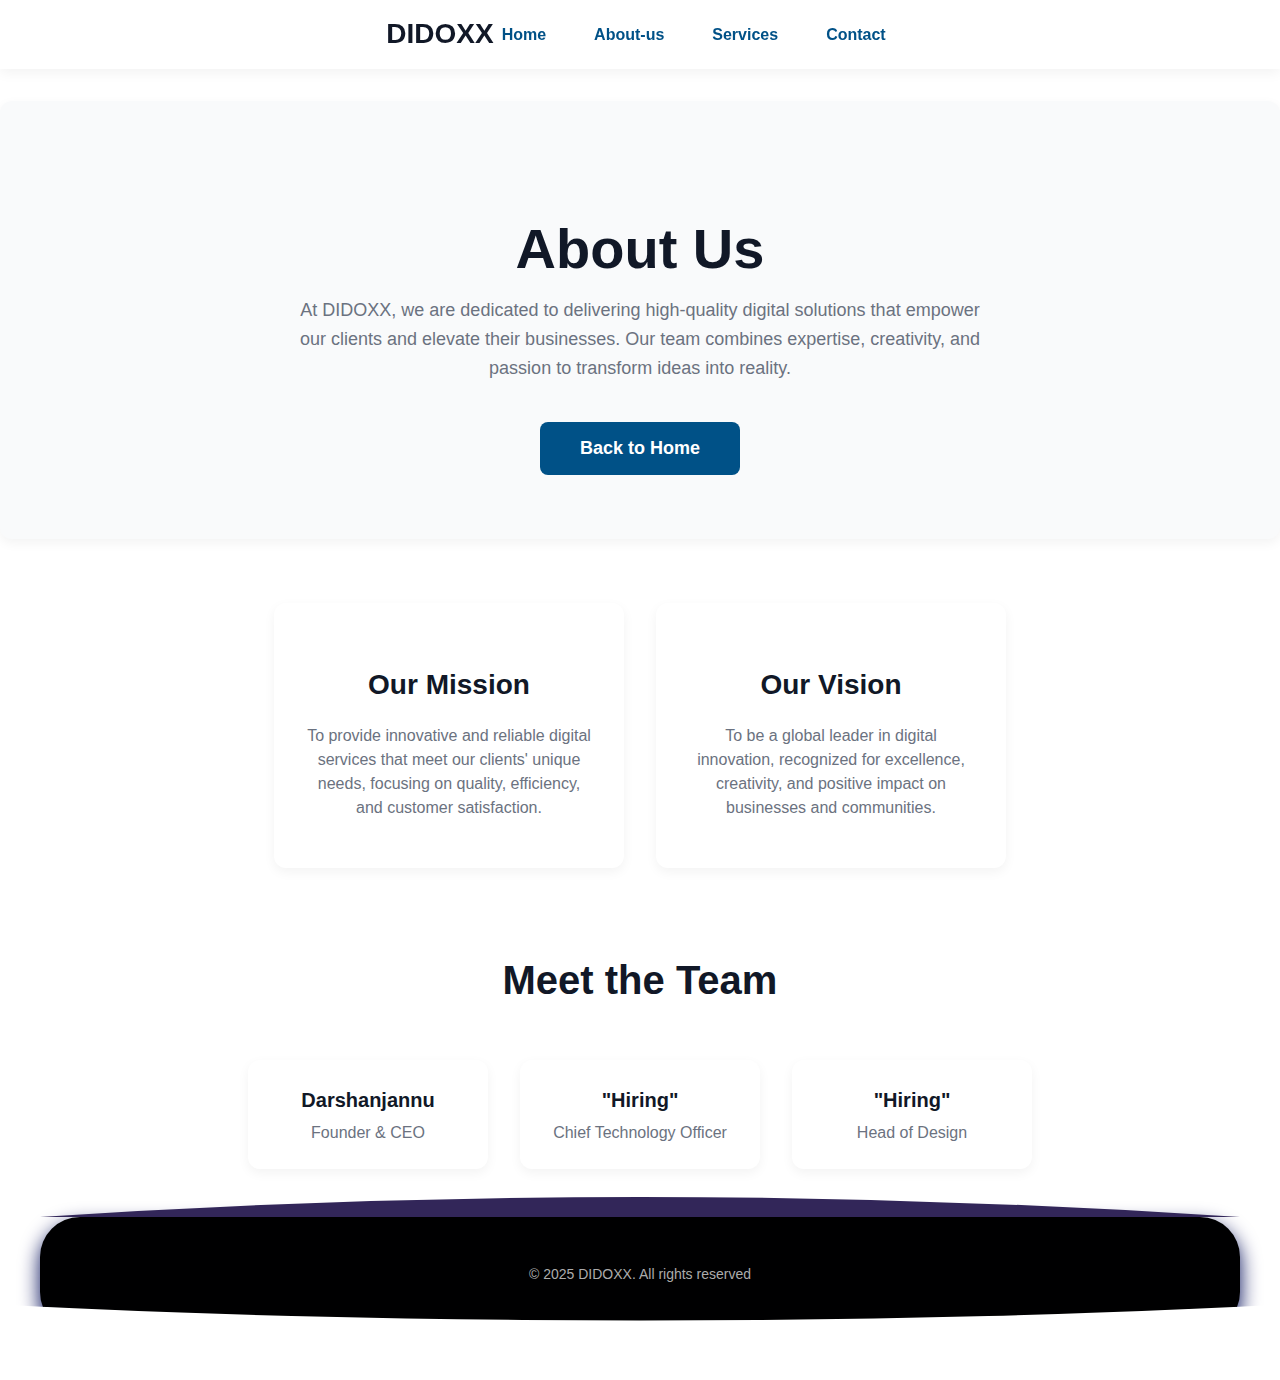
<file: About.html>
<!DOCTYPE html>
<html lang="en">
<head>
  <meta charset="UTF-8" />
  <meta name="viewport" content="width=device-width, initial-scale=1" />
  <title>About Us - DIDOXX</title>
  <style>
    /* CSS variables for colors and fonts */
    :root {
      --color-bg: #ffffff;
      --color-primary: #111827;
      --color-accent: #005187;
      --color-text: #6b7280;
      --color-heading: #111827;
      --border-radius: 0.75rem;
      --shadow-light: 0 4px 12px rgba(0,0,0,0.05);
      --font-heading: 'Poppins', 'Segoe UI', Tahoma, Geneva, Verdana, sans-serif;
      --font-body: 'Inter', 'Segoe UI', Tahoma, Geneva, Verdana, sans-serif;
    }

    /* Global reset and base */
    * {
      box-sizing: border-box;
    }

    body {
      margin: 0;
      font-family: var(--font-body);
      background-color: var(--color-bg);
      color: var(--color-text);
      line-height: 1.6;
      font-size: 18px;
      font-weight: 400;
      animation: fadeIn 1s ease-in-out; /* Fade-in animation for the body */
    }

    @keyframes fadeIn {
      from {
        opacity: 0;
      }
      to {
        opacity: 1;
      }
    }

    a {
      color: var(--color-accent);
      text-decoration: none;
      font-weight: 600;
      transition: color 0.3s ease;
    }
    a:hover,
    a:focus {
      color: #10375c;
      outline: none;
    }

    /* Container max width */
    .container {
      max-width: 1200px;
      margin: 0 auto;
      padding: 0 1rem;
    }

    /* Sticky header */
    header {
      position: sticky;
      top: 0;
      background: var(--color-bg);
      box-shadow: var(--shadow-light);
      padding: 0.75rem 1rem;
      display: flex;
      justify-content: space-between;
      align-items: center;
      z-index: 1000;
    }
    .logo {
      font-family: var(--font-heading);
      font-weight: 700;
      font-size: 1.75rem;
      color: var(--color-primary);
      user-select: none;
    }

    nav ul {
      list-style: none;
      margin: 0;
      padding: 0;
      display: flex;
      gap: 2rem;
    }
    nav li a {
      font-weight: 600;
      color: var(--color-accent);
      font-size: 1rem;
      padding: 0.25rem 0.5rem;
      border-radius: 0.375rem;
      transition: background-color 0.3s ease, color 0.3s ease;
    }
    nav li a:hover,
    nav li a:focus {
      background-color: var(--color-accent);
      color: #fff;
      outline: none;
    }

    /* Hero Section */
    .hero {
      background-color: #f9fafb;
      border-radius: var(--border-radius);
      box-shadow: var(--shadow-light);
      padding: 5rem 2rem 4rem;
      text-align: center;
      margin: 2rem 0 4rem;
    }
    .hero h1 {
      font-family: var(--font-heading);
      font-weight: 800;
      font-size: 3.5rem;
      color: var(--color-heading);
      margin-bottom: 1rem;
      line-height: 1.1;
    }
    .hero p {
      font-size: 1.125rem;
      color: var(--color-text);
      max-width: 700px;
      margin: 0 auto 2.5rem;
    }
    .hero .btn-primary {
      background-color: var(--color-accent);
      color: white;
      font-weight: 700;
      font-size: 1.125rem;
      padding: 0.75rem 2.5rem;
      border: none;
      border-radius: 0.5rem;
      cursor: pointer;
      transition: background-color 0.3s ease;
      text-decoration: none;
      display: inline-block;
    }
    .hero .btn-primary:hover,
    .hero .btn-primary:focus {
      background-color: #10375c;
      outline: none;
    }

    /* About Sections */
    section.about-section {
      margin-bottom: 5rem;
    }

    .cards {
      display: flex;
      flex-wrap: wrap;
      gap: 2rem;
      justify-content: center;
    }
    .card {
      background: var(--color-bg);
      box-shadow: var(--shadow-light);
      border-radius: var(--border-radius);
      padding: 2rem;
      flex: 1 1 320px;
      max-width: 350px;
      text-align: center;
      transition: box-shadow 0.3s ease;
    }
    .card:hover,
    .card:focus-within {
      box-shadow: 0 8px 24px rgba(0,0,0,0.12);
      outline: none;
    }
    .card h3 {
      font-family: var(--font-heading);
      font-size: 1.75rem;
      font-weight: 700;
      margin-bottom: 1rem;
      color: var(--color-primary);
    }
    .card p {
      font-size: 1rem;
      color: var(--color-text);
      line-height: 1.5;
    }

    /* Team Section */
    .team {
      text-align: center;
      margin-bottom: 3rem;
    }
    .team h2 {
      font-family: var(--font-heading);
      font-size: 2.5rem;
      font-weight: 700;
      color: var(--color-primary);
      margin-bottom: 3rem;
    }
    .team-members {
      display: flex;
      flex-wrap: wrap;
      justify-content: center;
      gap: 2rem;
    }
    .member-card {
      background: var(--color-bg);
      box-shadow: var(--shadow-light);
      border-radius: var(--border-radius);
      width: 240px;
      padding: 1.5rem;
      text-align: center;
      transition: box-shadow 0.3s ease;
      cursor: default;
    }
    .member-card:hover,
    .member-card:focus-within {
      box-shadow: 0 8px 24px rgba(0,0,0,0.12);
      outline: none;
    }
    .member-name {
      font-weight: 700;
      font-size: 1.25rem;
      margin-top: 1rem;
      color: var(--color-primary);
    }
    .member-role {
      font-size: 1rem;
      color: var(--color-text);
      margin-top: 0.25rem;
    }

    /* Footer */
    footer {
      max-width: 1200px;
      margin: 3rem auto;
      padding: 2rem 1.5rem;
      background: #fff;
      color: #6b7280;
      border-radius: 0.75rem;
      box-shadow: 0 8px 20px rgba(0,0,0,0.05);
      clip-path: ellipse(100% 90% at 50% 0%);
      text-align: center;
      font-size: 0.875rem;
      user-select: none;
    }

    /* Responsive */
    @media (max-width: 768px) {
      .cards {
        flex-direction: column;
        align-items: center;
      }
      .team-members {
        flex-direction: column;
        align-items: center;
      }
      header {
        flex-direction: column;
        gap: 1rem;
      }
      nav ul {
        gap: 1rem;
        flex-wrap: wrap;
        justify-content: center;
      }
    }
  </style>
</head>
<body>
  <header role="banner">
    <div class="container" style="display:flex;justify-content:space-between;align-items:center;">
      <a href="index.html" class="logo" aria-label="DIDOXX Logo">
  DIDOXX
</a>

      <nav role="navigation" aria-label="Primary">
        <ul>
          <li><a href="index.html">Home</a></li>
          <li><a href="About.html" aria-current="page">About-us</a></li>
          <li><a href="#">Services</a></li>
          <li><a href="contact.html">Contact</a></li>
        </ul>
      </nav>
    </div>
  </header>

  <main>
    <section class="hero" aria-label="Page introduction">
      <h1>About Us</h1>
      <p>
        At DIDOXX, we are dedicated to delivering high-quality digital solutions that empower our clients and elevate their businesses. Our team combines expertise, creativity, and passion to transform ideas into reality.
      </p>
      <a href="index.html" class="btn-primary" role="button" aria-label="Return to homepage">Back to Home</a>
    </section>

    <section class="about-section container" aria-labelledby="mission-heading">
      <div class="cards">
        <article class="card" tabindex="0" aria-labelledby="mission-heading" aria-describedby="mission-desc">
          <h3 id="mission-heading">Our Mission</h3>
          <p id="mission-desc">
            To provide innovative and reliable digital services that meet our clients' unique needs, focusing on quality, efficiency, and customer satisfaction.
          </p>
        </article>

        <article class="card" tabindex="0" aria-labelledby="vision-heading" aria-describedby="vision-desc">
          <h3 id="vision-heading">Our Vision</h3>
          <p id="vision-desc">
            To be a global leader in digital innovation, recognized for excellence, creativity, and positive impact on businesses and communities.
          </p>
        </article>
      </div>
    </section>

    <section class="team container" aria-labelledby="team-heading">
      <h2 id="team-heading">Meet the Team</h2>
      <div class="team-members">
        <div class="member-card" tabindex="0">
          <strong class="member-name">Darshanjannu</strong>
          <div class="member-role">Founder & CEO</div>
        </div>
        <div class="member-card" tabindex="0">
          <strong class="member-name">"Hiring"</strong>
          <div class="member-role">Chief Technology Officer</div>
        </div>
        <div class="member-card" tabindex="0">
          <strong class="member-name">"Hiring"</strong>
          <div class="member-role">Head of Design</div>
        </div>
      </div>
    </section>
  </main>

  <footer style="
  max-width:1200px; 
  margin:3rem auto; 
  padding:2rem 0.1rem; 
  background:#000001; 
  color:#acacac; 
  border-radius:40px; 
  box-shadow:0 8px 20px #010b57; 
  text-align:center; 
  position:relative;
  overflow: visible;
">
  <p>&copy; 2025 DIDOXX. All rights reserved</p>
  <svg viewBox="0 0 200 40" preserveAspectRatio="none" 
       style="position:absolute; top:-40px; left:0; width:100%; height:40px; display:block;">
    <path fill="#322659" d="M0 40 Q100 0 200 40 Z"/>
  </svg>
</footer>

</body>
</html>
</file>
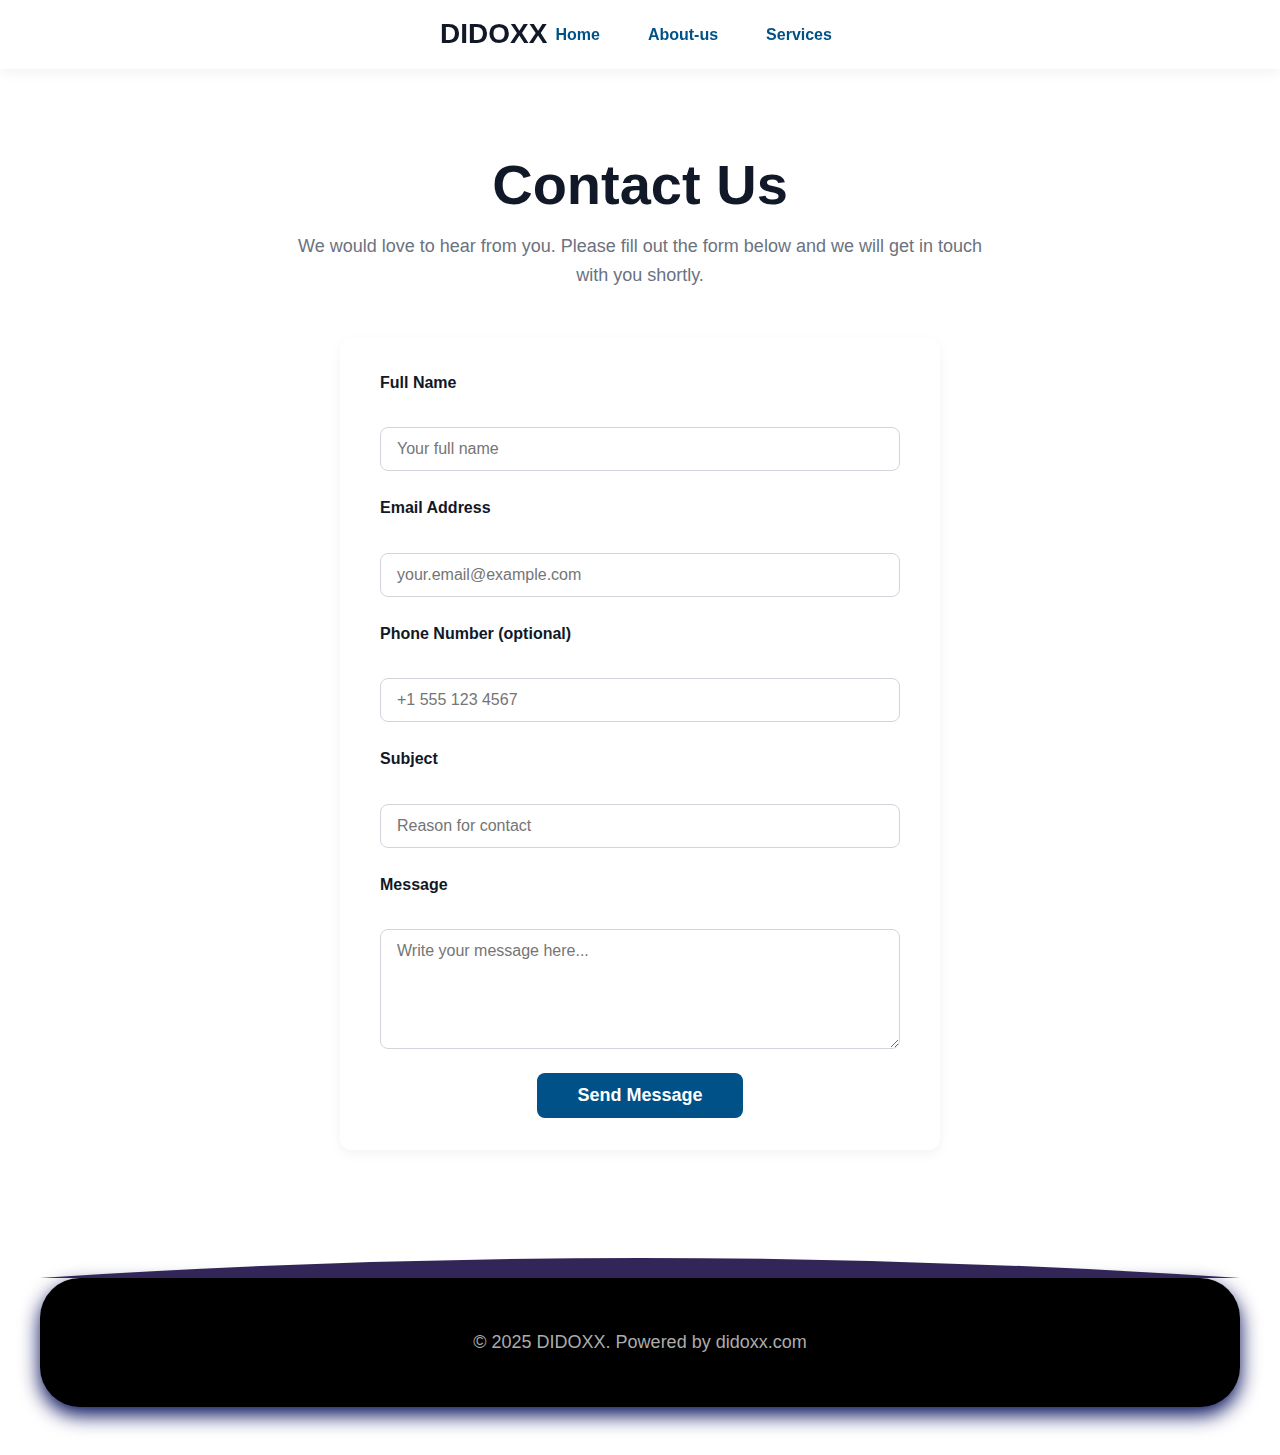
<file: contact.html>
<!DOCTYPE html>
<html lang="en">
<head>
  <meta charset="UTF-8" />
  <meta name="viewport" content="width=device-width, initial-scale=1" />
  <title>Contact Us - DIDOXX</title>
  <style>
    /* Inherit styles consistent with About.html */

    :root {
      --color-bg: #ffffff;
      --color-primary: #111827;
      --color-accent: #005187;
      --color-text: #6b7280;
      --color-heading: #111827;
      --border-radius: 0.75rem;
      --shadow-light: 0 4px 12px rgba(0,0,0,0.05);
      --font-heading: 'Poppins', 'Segoe UI', Tahoma, Geneva, Verdana, sans-serif;
      --font-body: 'Inter', 'Segoe UI', Tahoma, Geneva, Verdana, sans-serif;
    }

    * {
      box-sizing: border-box;
    }

    body {
      margin: 0;
      font-family: var(--font-body);
      background-color: var(--color-bg);
      color: var(--color-text);
      line-height: 1.6;
      font-size: 18px;
      font-weight: 400;
      animation: fadeIn 1s ease-in-out; /* Fade-in animation for the body */
    }

    @keyframes fadeIn {
      from {
        opacity: 0;
      }
      to {
        opacity: 1;
      }
    }

    a {
      color: var(--color-accent);
      text-decoration: none;
      font-weight: 600;
      transition: color 0.3s ease;
    }
    a:hover,
    a:focus {
      color: #10375c;
      outline: none;
    }

    .container {
      max-width: 1200px;
      margin: 0 auto;
      padding: 0 1rem;
    }

    header {
      position: sticky;
      top: 0;
      background: var(--color-bg);
      box-shadow: var(--shadow-light);
      padding: 0.75rem 1rem;
      display: flex;
      justify-content: space-between;
      align-items: center;
      z-index: 1000;
    }
    .logo {
      font-family: var(--font-heading);
      font-weight: 700;
      font-size: 1.75rem;
      color: var(--color-primary);
      user-select: none;
    }

    nav ul {
      list-style: none;
      margin: 0;
      padding: 0;
      display: flex;
      gap: 2rem;
    }
    nav li a {
      font-weight: 600;
      color: var(--color-accent);
      font-size: 1rem;
      padding: 0.25rem 0.5rem;
      border-radius: 0.375rem;
      transition: background-color 0.3s ease, color 0.3s ease;
    }
    nav li a:hover,
    nav li a:focus {
      background-color: var(--color-accent);
      color: #fff;
      outline: none;
    }

    /* Mobile menu button styling */
    .mobile-menu-button {
      display: none;
      background: none;
      border: none;
      cursor: pointer;
      padding: 0.5rem;
      border-radius: 0.375rem;
      transition: background-color 0.3s ease;
      color: var(--color-accent);
      align-items: center;
      justify-content: center;
      position: absolute;
      right: 1rem;
      top: 50%;
      transform: translateY(-50%);
      z-index: 1100;
    }
    .mobile-menu-button:focus,
    .mobile-menu-button:hover {
      background-color: var(--color-accent);
      color: #fff;
      outline: none;
    }
    .mobile-menu-button svg {
      width: 24px;
      height: 24px;
      stroke: currentColor;
      stroke-width: 2;
      stroke-linecap: round;
      stroke-linejoin: round;
      fill: none;
      display: block;
    }

    @media (max-width: 768px) {
      nav ul {
        display: none;
        flex-direction: column;
        gap: 1rem;
        background: var(--color-bg);
        position: absolute;
        top: 60px;
        left: 0;
        right: 0;
        padding: 1rem 2rem;
        box-shadow: var(--shadow-light);
        border-radius: 0 0 var(--border-radius) var(--border-radius);
        z-index: 999;
      }
      nav ul.show {
        display: flex;
      }
      .mobile-menu-button {
        display: flex;
      }
    }

    main {
      padding: 3rem 1rem 5rem;
    }

    h1 {
      font-family: var(--font-heading);
      font-weight: 800;
      font-size: 3.5rem;
      color: var(--color-heading);
      margin-bottom: 1rem;
      line-height: 1.1;
      text-align: center;
    }

    p.lead {
      font-size: 1.125rem;
      color: var(--color-text);
      max-width: 700px;
      margin: 0 auto 3rem;
      text-align: center;
    }

    form.contact-form {
      max-width: 600px;
      margin: 0 auto;
      background: var(--color-bg);
      box-shadow: var(--shadow-light);
      border-radius: var(--border-radius);
      padding: 2rem 2.5rem;
      display: flex;
      flex-direction: column;
      gap: 1.5rem;
      animation: fadeIn 1s ease-in-out; /* Fade-in animation for the form */
    }

    label {
      font-weight: 600;
      color: var(--color-primary);
      margin-bottom: 0.5rem;
      display: block;
      font-size: 1rem;
    }

    input[type="text"],
    input[type="email"],
    input[type="tel"],
    textarea {
      width: 100%;
      padding: 0.75rem 1rem;
      border: 1.5px solid #d1d5db;
      border-radius: 0.5rem;
      font-size: 1rem;
      font-family: var(--font-body);
      transition: border-color 0.3s ease, transform 0.3s ease;
      resize: vertical;
      min-height: 40px;
    }

    input[type="text"]:focus,
    input[type="email"]:focus,
    input[type="tel"]:focus,
    textarea:focus {
      border-color: var(--color-accent);
      outline: none;
      box-shadow: 0 0 8px rgba(0,81,135,0.25);
      transform: scale(1.02);
    }

    textarea {
      min-height: 120px;
    }

    button[type="submit"] {
      background-color: var(--color-accent);
      color: white;
      font-weight: 700;
      font-size: 1.125rem;
      padding: 0.75rem 2.5rem;
      border: none;
      border-radius: 0.5rem;
      cursor: pointer;
      transition: background-color 0.3s ease, transform 0.3s ease;
      align-self: center;
      width: max-content;
      min-width: 160px;
      user-select: none;
    }

    button[type="submit"]:hover,
    button[type="submit"]:focus {
      background-color: #10375c;
      outline: none;
      transform: scale(1.05);
      box-shadow: 0 4px 12px rgba(0, 0, 0, 0.2);
    }

    /* Footer */
    footer {
      max-width: 1200px;
      margin: 3rem auto 1rem;
      padding: 2rem 1.5rem;
      background: #000001;
      color: #e1d9f3;
      border-radius: 40px;
      box-shadow: 0 8px 20px rgb(255, 3, 3);
      text-align: center;
      position: relative;
      overflow: visible;
      user-select: none;
    }
    footer svg {
      position: absolute;
      top: -40px;
      left: 0;
      width: 100%;
      height: 40px;
      display: block;
      pointer-events: none;
    }

    @media (max-width: 768px) {
      nav ul {
        gap: 1rem;
        flex-wrap: wrap;
        justify-content: center;
      }
      form.contact-form {
        padding: 1.5rem 1.5rem;
      }
      h1 {
        font-size: 2.75rem;
      }
    }
  </style>
</head>
<body>
  <header role="banner">
    <div class="container" style="display:flex;justify-content:space-between;align-items:center;">
      <a href="mainpage.html" class="logo" aria-label="DIDOXX Logo">DIDOXX</a>
      <nav role="navigation" aria-label="Primary">
        <button class="mobile-menu-button" aria-label="Toggle navigation menu" aria-expanded="false" aria-controls="primary-navigation">
          <svg viewBox="0 0 24 24" aria-hidden="true" focusable="false">
            <line x1="3" y1="6" x2="21" y2="6" />
            <line x1="3" y1="12" x2="21" y2="12" />
            <line x1="3" y1="18" x2="21" y2="18" />
          </svg>
        </button>
        <ul id="primary-navigation">
          <li><a href="mainpage.html">Home</a></li>
          <li><a href="About.html">About-us</a></li>
          <li><a href="#">Services</a></li>
          
        </ul>
      </nav>
    </div>
  </header>

  <main>
    <h1>Contact Us</h1>
    <p class="lead">We would love to hear from you. Please fill out the form below and we will get in touch with you shortly.</p>
    <form action="#" method="POST" class="contact-form" aria-label="Contact form">
      <label for="name">Full Name</label>
      <input type="text" id="name" name="name" placeholder="Your full name" required autocomplete="name" />

      <label for="email">Email Address</label>
      <input type="email" id="email" name="email" placeholder="your.email@example.com" required autocomplete="email" />

      <label for="phone">Phone Number (optional)</label>
      <input type="tel" id="phone" name="phone" placeholder="+1 555 123 4567" autocomplete="tel" />

      <label for="subject">Subject</label>
      <input type="text" id="subject" name="subject" placeholder="Reason for contact" required />

      <label for="message">Message</label>
      <textarea id="message" name="message" placeholder="Write your message here..." required></textarea>

      <button type="submit" aria-label="Send message">Send Message</button>
    </form>
  </main>
  
  <footer style="
  max-width:1200px; 
  margin:3rem auto; 
  padding:2rem 0.1rem; 
  background:#000001; 
  color:#acacac; 
  border-radius:40px; 
  box-shadow:0 8px 20px #010b57; 
  text-align:center; 
  position:relative;
  overflow: visible;
">
  <p>&copy; 2025 DIDOXX. Powered by didoxx.com</p>
  <svg viewBox="0 0 200 40" preserveAspectRatio="none" 
       style="position:absolute; top:-40px; left:0; width:100%; height:40px; display:block;">
    <path fill="#322659" d="M0 40 Q100 0 200 40 Z"/>
  </svg>
</footer>

  <script>
    // Mobile menu toggle
    const menuButton = document.querySelector('.mobile-menu-button');
    const navMenu = document.getElementById('primary-navigation');

    menuButton.addEventListener('click', () => {
      const isExpanded = menuButton.getAttribute('aria-expanded') === 'true';
      menuButton.setAttribute('aria-expanded', String(!isExpanded));
      navMenu.classList.toggle('show');
    });
  </script>
</body>
</html>
</file>
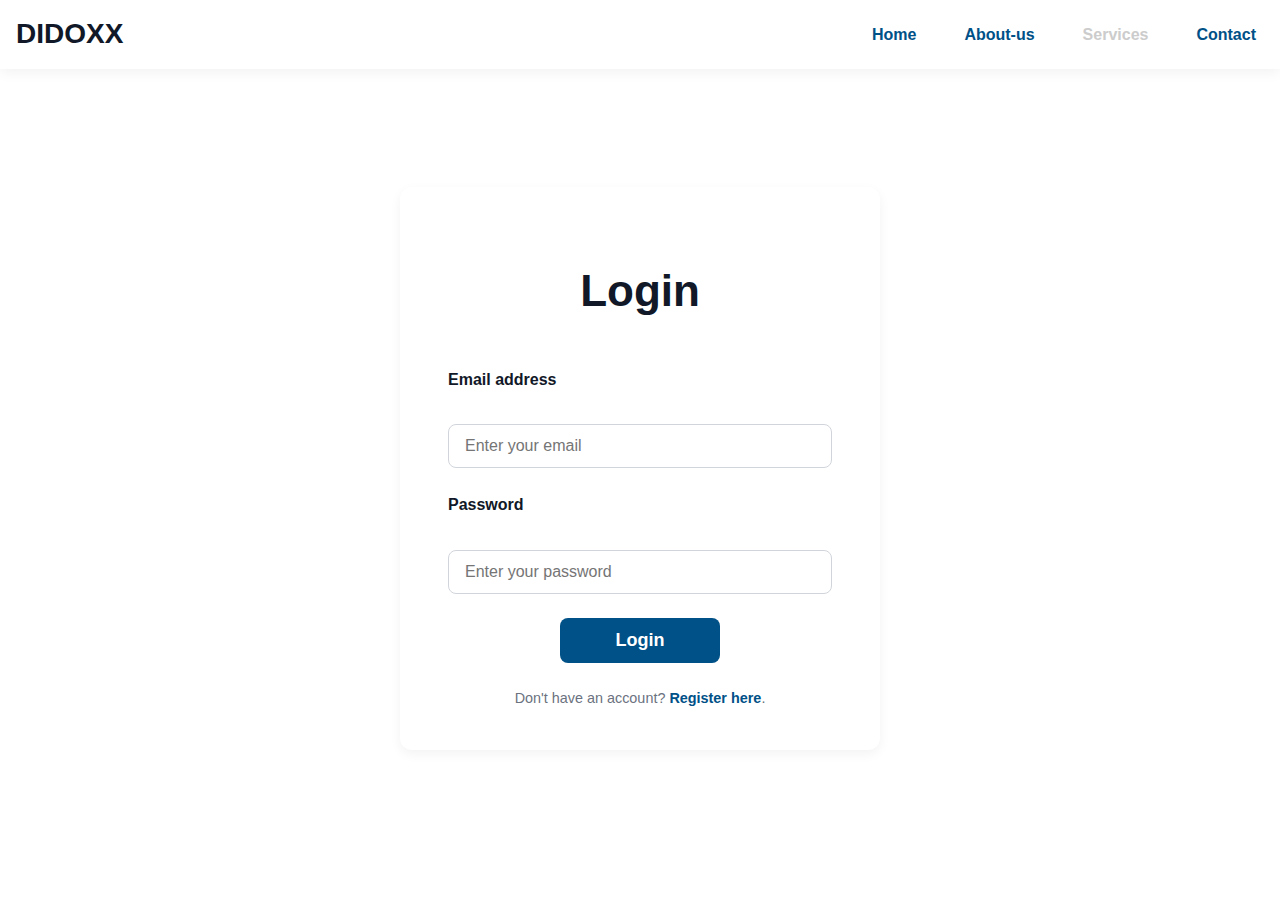
<file: login.html>
<!DOCTYPE html>
<html lang="en">
<head>
  <meta charset="UTF-8" />
  <meta name="viewport" content="width=device-width, initial-scale=1" />
  <title>DIDOXX - Login</title>
  <style>
    :root {
      --color-bg: #ffffff;
      --color-primary: #111827;
      --color-accent: #005187;
      --color-text: #6b7280;
      --color-heading: #111827;
      --border-radius: 0.75rem;
      --shadow-light: 0 4px 12px rgba(0,0,0,0.05);
      --font-heading: 'Poppins', 'Segoe UI', Tahoma, Geneva, Verdana, sans-serif;
      --font-body: 'Inter', 'Segoe UI', Tahoma, Geneva, Verdana, sans-serif;
    }

    * {
      box-sizing: border-box;
    }

    body {
      margin: 0;
      font-family: var(--font-body);
      background-color: var(--color-bg);
      color: var(--color-text);
      line-height: 1.6;
      font-size: 18px;
      font-weight: 400;
      animation: fadeIn 1s ease-in-out;
      min-height: 100vh;
      display: flex;
      flex-direction: column;
    }

    a {
      color: var(--color-accent);
      text-decoration: none;
      font-weight: 600;
      transition: color 0.3s ease;
    }
    a:hover,
    a:focus {
      color: #10375c;
      outline: none;
    }

    header {
      position: sticky;
      top: 0;
      background: var(--color-bg);
      box-shadow: var(--shadow-light);
      padding: 0.75rem 1rem;
      display: flex;
      justify-content: space-between;
      align-items: center;
      z-index: 1000;
    }
    .logo {
      font-family: var(--font-heading);
      font-weight: 700;
      font-size: 1.75rem;
      color: var(--color-primary);
      user-select: none;
    }

    nav ul {
      list-style: none;
      margin: 0;
      padding: 0;
      display: flex;
      gap: 2rem;
    }
    nav li a {
      font-weight: 600;
      color: var(--color-accent);
      font-size: 1rem;
      padding: 0.25rem 0.5rem;
      border-radius: 0.375rem;
      transition: background-color 0.3s ease, color 0.3s ease;
    }
    nav li a:hover,
    nav li a:focus {
      background-color: var(--color-accent);
      color: #fff;
      outline: none;
    }
    nav li a.active {
      background-color: var(--color-accent);
      color: white;
      pointer-events: none;
      cursor: default;
    }

    main {
      flex-grow: 1;
      padding: 3rem 1rem 5rem;
      display: flex;
      justify-content: center;
      align-items: center;
    }

    form.login-form {
      max-width: 480px;
      width: 100%;
      background: var(--color-bg);
      box-shadow: var(--shadow-light);
      border-radius: var(--border-radius);
      padding: 2.5rem 3rem;
      display: flex;
      flex-direction: column;
      gap: 1.5rem;
      animation: fadeIn 1s ease-in-out;
    }

    h1 {
      font-family: var(--font-heading);
      font-weight: 800;
      font-size: 2.75rem;
      color: var(--color-heading);
      margin-bottom: 1rem;
      text-align: center;
      user-select: none;
    }

    label {
      font-weight: 600;
      color: var(--color-primary);
      margin-bottom: 0.5rem;
      display: block;
      font-size: 1rem;
    }

    input[type="text"],
    input[type="email"],
    input[type="password"] {
      width: 100%;
      padding: 0.75rem 1rem;
      border: 1.5px solid #d1d5db;
      border-radius: 0.5rem;
      font-size: 1rem;
      font-family: var(--font-body);
      transition: border-color 0.3s ease, transform 0.3s ease;
      resize: vertical;
      min-height: 40px;
    }

    input[type="text"]:focus,
    input[type="email"]:focus,
    input[type="password"]:focus {
      border-color: var(--color-accent);
      outline: none;
      box-shadow: 0 0 8px rgba(0,81,135,0.25);
      transform: scale(1.02);
    }

    button[type="submit"] {
      background-color: var(--color-accent);
      color: white;
      font-weight: 700;
      font-size: 1.125rem;
      padding: 0.75rem 2.5rem;
      border: none;
      border-radius: 0.5rem;
      cursor: pointer;
      transition: background-color 0.3s ease, transform 0.3s ease;
      align-self: center;
      width: max-content;
      min-width: 160px;
      user-select: none;
    }

    button[type="submit"]:hover,
    button[type="submit"]:focus {
      background-color: #10375c;
      outline: none;
      transform: scale(1.05);
      box-shadow: 0 4px 12px rgba(0, 0, 0, 0.2);
    }

    .form-footer {
      text-align: center;
      font-size: 0.9rem;
      color: var(--color-text);
    }
    .form-footer a {
      font-weight: 600;
      color: var(--color-accent);
      text-decoration: none;
    }
    .form-footer a:hover,
    .form-footer a:focus {
      color: #10375c;
      outline: none;
      text-decoration: underline;
    }

    /* Responsive */
    @media (max-width: 768px) {
      nav ul {
        gap: 1rem;
        flex-wrap: wrap;
        justify-content: center;
      }
      form.login-form {
        padding: 1.5rem 1.5rem;
      }
      h1 {
        font-size: 2.25rem;
      }
    }

    @keyframes fadeIn {
      from {
        opacity: 0;
      }
      to {
        opacity: 1;
      }
    }
  </style>
</head>
<body>
<header>
  <a href="index.html" aria-label="Home" class="logo">DIDOXX</a>
  <nav>
    <ul>
      <li><a href="index.html">Home</a></li>
      <li><a href="About.html">About-us</a></li>
      <li><a href="#" tabindex="-1" aria-disabled="true" style="color:#ccc;cursor:not-allowed;">Services</a></li>
      <li><a href="contact.html">Contact</a></li>
      
    </ul>
  </nav>
</header>

<main>
  <form class="login-form" id="loginForm" novalidate>
    <h1>Login</h1>
    
    <label for="email">Email address</label>
    <input type="email" id="email" name="email" required autocomplete="email" placeholder="Enter your email" />
    
    <label for="password">Password</label>
    <input type="password" id="password" name="password" required autocomplete="current-password" placeholder="Enter your password" minlength="8" />
    
    <button type="submit">Login</button>
    
    <div class="form-footer">
      Don't have an account? <a href="registration.html">Register here</a>.
    </div>
  </form>
</main>

<script>
  const form = document.getElementById('loginForm');
  form.addEventListener('submit', function(e) {
    e.preventDefault();

    // Basic client-side validation
    const email = form.email.value.trim();
    const password = form.password.value;

    if (!email || !password) {
      alert('Please fill in all required fields.');
      return;
    }

    if (!email.includes('@') || !email.includes('.')) {
      alert('Please enter a valid email address.');
      return;
    }

    if (password.length < 8) {
      alert('Password must be at least 8 characters.');
      return;
    }

    alert('Login successful! Redirecting...');
    form.reset();
    // Redirect to home page after successful login
    window.location.href = "index.html";
  });
</script>
</body>
</html>
</file>
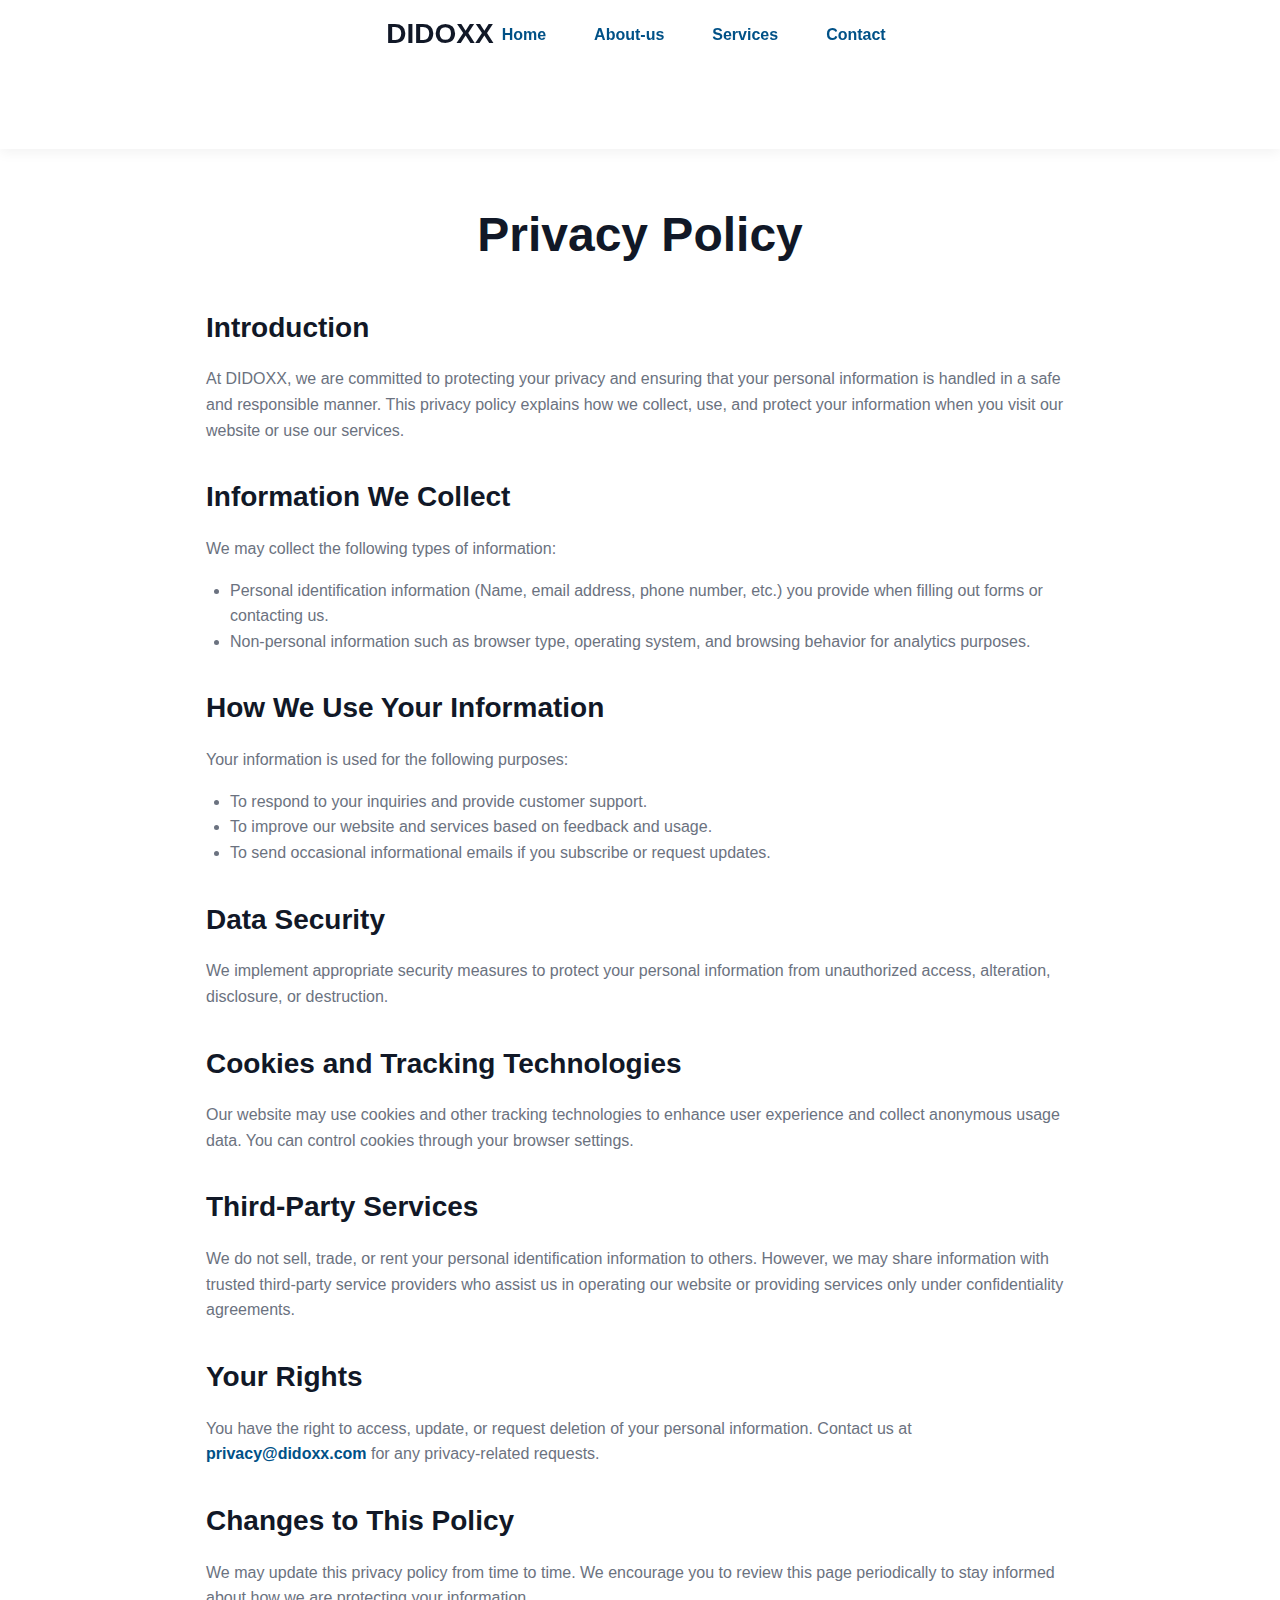
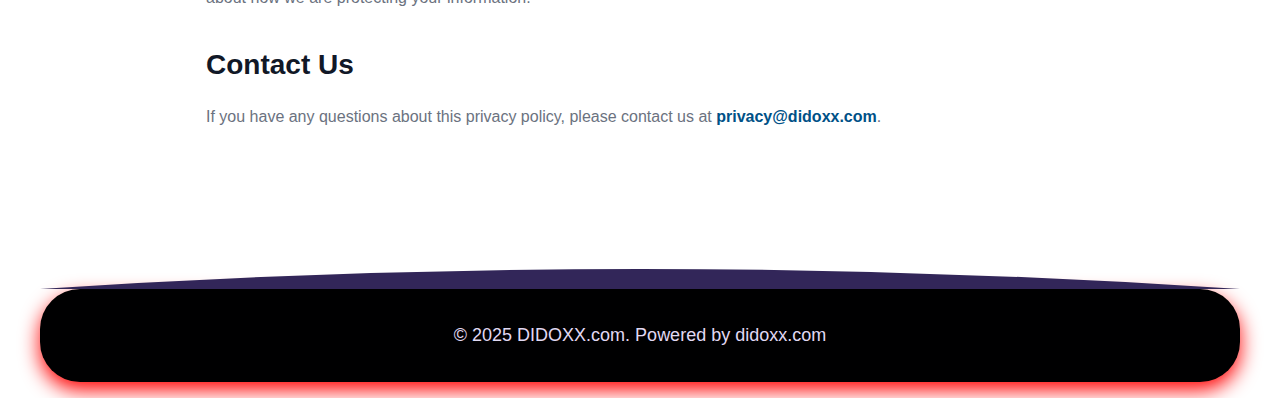
<file: PRIVACY-POLICY.html>
<!DOCTYPE html>
<html lang="en">
<head>
  <meta charset="UTF-8" />
  <meta name="viewport" content="width=device-width, initial-scale=1" />
  <title>Privacy Policy - DIDOXX</title>
  <style>
    :root {
      --color-bg: #ffffff;
      --color-primary: #111827;
      --color-accent: #005187;
      --color-text: #6b7280;
      --color-heading: #111827;
      --border-radius: 0.75rem;
      --shadow-light: 0 4px 12px rgba(0,0,0,0.05);
      --font-heading: 'Poppins', 'Segoe UI', Tahoma, Geneva, Verdana, sans-serif;
      --font-body: 'Inter', 'Segoe UI', Tahoma, Geneva, Verdana, sans-serif;
    }

    * {
      box-sizing: border-box;
    }

    body {
      margin: 0;
      font-family: var(--font-body);
      background-color: var(--color-bg);
      color: var(--color-text);
      line-height: 1.6;
      font-size: 18px;
      font-weight: 400;
    }

    a {
      color: var(--color-accent);
      text-decoration: none;
      font-weight: 600;
      transition: color 0.3s ease;
    }
    a:hover,
    a:focus {
      color: #10375c;
      outline: none;
    }

    .container {
      max-width: 900px;
      margin: 0 auto;
      padding: 0 1rem 5rem;
    }

    header {
      position: sticky;
      top: 0;
      background: var(--color-bg);
      box-shadow: var(--shadow-light);
      padding: 0.75rem 1rem;
      display: flex;
      justify-content: space-between;
      align-items: center;
      z-index: 1000;
    }
    .logo {
      font-family: var(--font-heading);
      font-weight: 700;
      font-size: 1.75rem;
      color: var(--color-primary);
      user-select: none;
    }

    nav ul {
      list-style: none;
      margin: 0;
      padding: 0;
      display: flex;
      gap: 2rem;
    }
    nav li a {
      font-weight: 600;
      color: var(--color-accent);
      font-size: 1rem;
      padding: 0.25rem 0.5rem;
      border-radius: 0.375rem;
      transition: background-color 0.3s ease, color 0.3s ease;
    }
    nav li a:hover,
    nav li a:focus {
      background-color: var(--color-accent);
      color: #fff;
      outline: none;
    }

    main h1 {
      font-family: var(--font-heading);
      font-weight: 800;
      font-size: 3rem;
      color: var(--color-heading);
      margin-top: 3rem;
      margin-bottom: 2rem;
      text-align: center;
    }

    section {
      margin-bottom: 2rem;
    }

    section h2 {
      font-family: var(--font-heading);
      font-weight: 700;
      font-size: 1.75rem;
      color: var(--color-primary);
      margin-bottom: 1rem;
    }

    section p,
    section ul {
      font-size: 1rem;
      color: var(--color-text);
      line-height: 1.6;
      margin: 0 0 1rem 0;
    }

    section ul {
      padding-left: 1.5rem;
      list-style-type: disc;
    }

    footer {
      max-width: 1200px;
      margin: 3rem auto 1rem;
      padding: 2rem 1.5rem;
      background: #000001;
      color: #e1d9f3;
      border-radius: 40px;
      box-shadow: 0 8px 20px rgb(255, 3, 3);
      text-align: center;
      position: relative;
      overflow: visible;
      user-select: none;
    }
    footer svg {
      position: absolute;
      top: -40px;
      left: 0;
      width: 100%;
      height: 40px;
      display: block;
      pointer-events: none;
    }

    @media (max-width: 768px) {
      nav ul {
        gap: 1rem;
        flex-wrap: wrap;
        justify-content: center;
      }
      main h1 {
        font-size: 2.25rem;
      }
      section h2 {
        font-size: 1.5rem;
      }
    }
  </style>
</head>
<body>
  <header role="banner">
    <div class="container" style="display:flex;justify-content:space-between;align-items:center;">
      <a href="index.html" class="logo" aria-label="DIDOXX Logo">DIDOXX</a>
      <nav role="navigation" aria-label="Primary">
        <ul>
          <li><a href="mainpage.html">Home</a></li>
          <li><a href="About.html">About-us</a></li>
          <li><a href="#" aria-current="page">Services</a></li>
          <li><a href="contact.html">Contact</a></li>
        </ul>
      </nav>
    </div>
  </header>

  <main class="container" role="main">
    <h1>Privacy Policy</h1>

    <section aria-labelledby="intro-heading">
      <h2 id="intro-heading">Introduction</h2>
      <p>
        At DIDOXX, we are committed to protecting your privacy and ensuring that your personal information is handled in a safe and responsible manner. This privacy policy explains how we collect, use, and protect your information when you visit our website or use our services.
      </p>
    </section>

    <section aria-labelledby="information-heading">
      <h2 id="information-heading">Information We Collect</h2>
      <p>We may collect the following types of information:</p>
      <ul>
        <li>Personal identification information (Name, email address, phone number, etc.) you provide when filling out forms or contacting us.</li>
        <li>Non-personal information such as browser type, operating system, and browsing behavior for analytics purposes.</li>
      </ul>
    </section>

    <section aria-labelledby="use-heading">
      <h2 id="use-heading">How We Use Your Information</h2>
      <p>Your information is used for the following purposes:</p>
      <ul>
        <li>To respond to your inquiries and provide customer support.</li>
        <li>To improve our website and services based on feedback and usage.</li>
        <li>To send occasional informational emails if you subscribe or request updates.</li>
      </ul>
    </section>

    <section aria-labelledby="security-heading">
      <h2 id="security-heading">Data Security</h2>
      <p>
        We implement appropriate security measures to protect your personal information from unauthorized access, alteration, disclosure, or destruction.
      </p>
    </section>

    <section aria-labelledby="cookies-heading">
      <h2 id="cookies-heading">Cookies and Tracking Technologies</h2>
      <p>
        Our website may use cookies and other tracking technologies to enhance user experience and collect anonymous usage data. You can control cookies through your browser settings.
      </p>
    </section>

    <section aria-labelledby="thirdparty-heading">
      <h2 id="thirdparty-heading">Third-Party Services</h2>
      <p>
        We do not sell, trade, or rent your personal identification information to others. However, we may share information with trusted third-party service providers who assist us in operating our website or providing services only under confidentiality agreements.
      </p>
    </section>

    <section aria-labelledby="rights-heading">
      <h2 id="rights-heading">Your Rights</h2>
      <p>
        You have the right to access, update, or request deletion of your personal information. Contact us at <a href="mailto:privacy@didoxx.com">privacy@didoxx.com</a> for any privacy-related requests.
      </p>
    </section>

    <section aria-labelledby="changes-heading">
      <h2 id="changes-heading">Changes to This Policy</h2>
      <p>
        We may update this privacy policy from time to time. We encourage you to review this page periodically to stay informed about how we are protecting your information.
      </p>
    </section>

    <section aria-labelledby="contact-heading">
      <h2 id="contact-heading">Contact Us</h2>
      <p>
        If you have any questions about this privacy policy, please contact us at <a href="mailto:privacy@didoxx.com">privacy@didoxx.com</a>.
      </p>
    </section>
  </main>

  <footer aria-label="Site footer">
    &copy; 2025 DIDOXX.com. Powered by didoxx.com
    <svg viewBox="0 0 200 40" preserveAspectRatio="none" aria-hidden="true" focusable="false">
      <path fill="#322659" d="M0 40 Q100 0 200 40 Z"/>
    </svg>
  </footer>
</body>
</html>
</file>
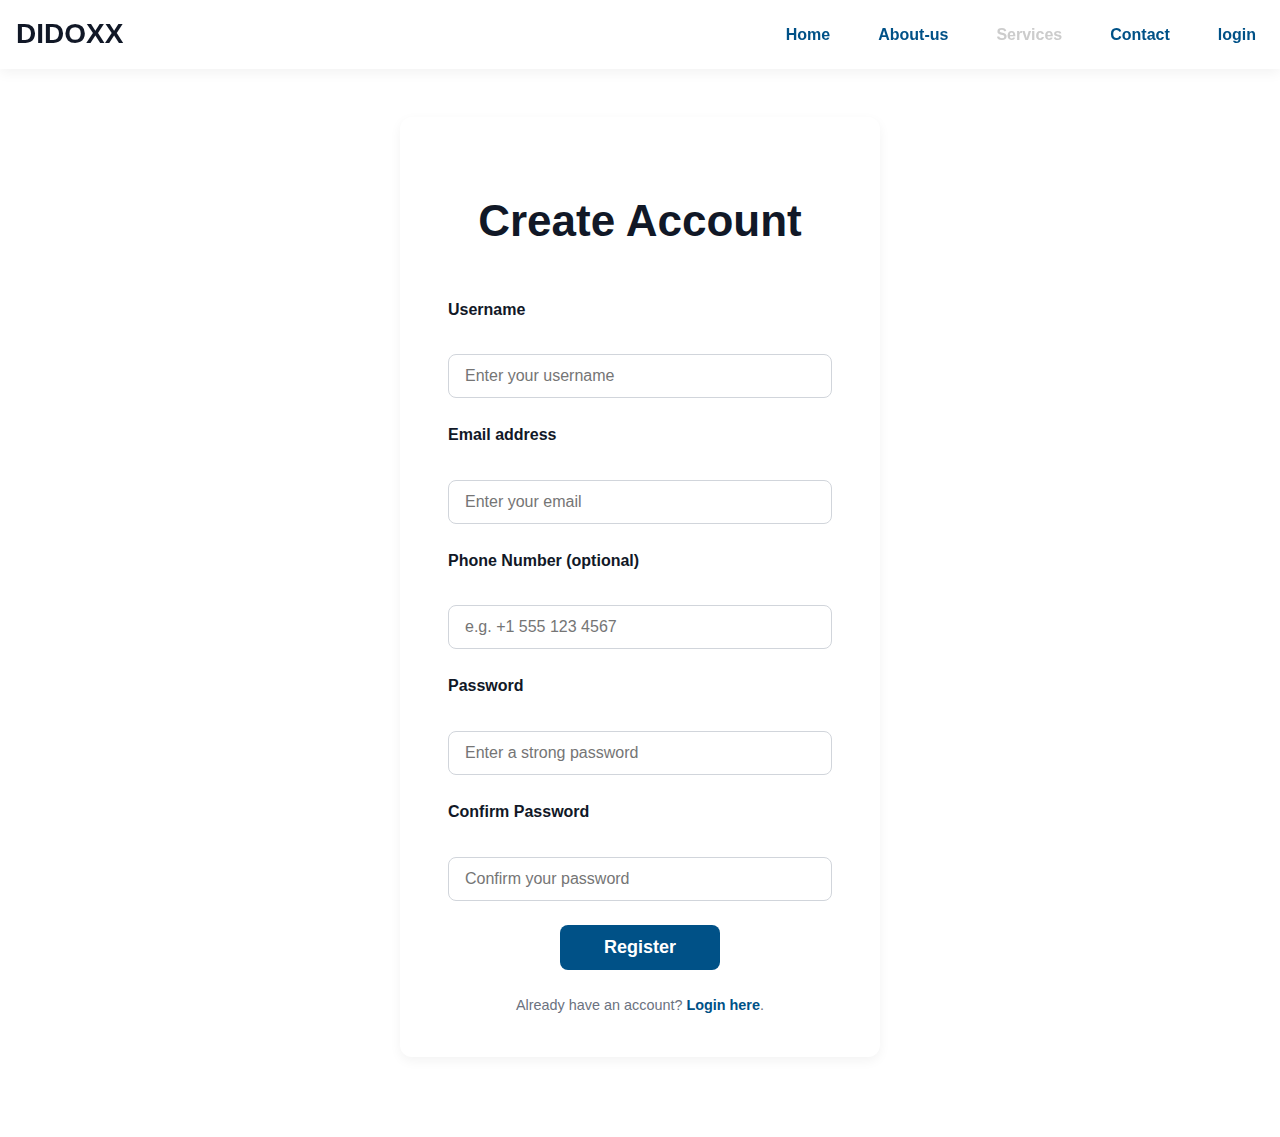
<file: registration.html>
<!DOCTYPE html>
<html lang="en">
<head>
  <meta charset="UTF-8" />
  <meta name="viewport" content="width=device-width, initial-scale=1" />
  <title>DIDOXX - Registration</title>
  <style>
    :root {
      --color-bg: #ffffff;
      --color-primary: #111827;
      --color-accent: #005187;
      --color-text: #6b7280;
      --color-heading: #111827;
      --border-radius: 0.75rem;
      --shadow-light: 0 4px 12px rgba(0,0,0,0.05);
      --font-heading: 'Poppins', 'Segoe UI', Tahoma, Geneva, Verdana, sans-serif;
      --font-body: 'Inter', 'Segoe UI', Tahoma, Geneva, Verdana, sans-serif;
    }

    * {
      box-sizing: border-box;
    }

    body {
      margin: 0;
      font-family: var(--font-body);
      background-color: var(--color-bg);
      color: var(--color-text);
      line-height: 1.6;
      font-size: 18px;
      font-weight: 400;
      animation: fadeIn 1s ease-in-out;
      min-height: 100vh;
      display: flex;
      flex-direction: column;
    }

    a {
      color: var(--color-accent);
      text-decoration: none;
      font-weight: 600;
      transition: color 0.3s ease;
    }
    a:hover,
    a:focus {
      color: #10375c;
      outline: none;
    }

    header {
      position: sticky;
      top: 0;
      background: var(--color-bg);
      box-shadow: var(--shadow-light);
      padding: 0.75rem 1rem;
      display: flex;
      justify-content: space-between;
      align-items: center;
      z-index: 1000;
    }
    .logo {
      font-family: var(--font-heading);
      font-weight: 700;
      font-size: 1.75rem;
      color: var(--color-primary);
      user-select: none;
    }

    nav ul {
      list-style: none;
      margin: 0;
      padding: 0;
      display: flex;
      gap: 2rem;
    }
    nav li a {
      font-weight: 600;
      color: var(--color-accent);
      font-size: 1rem;
      padding: 0.25rem 0.5rem;
      border-radius: 0.375rem;
      transition: background-color 0.3s ease, color 0.3s ease;
    }
    nav li a:hover,
    nav li a:focus {
      background-color: var(--color-accent);
      color: #fff;
      outline: none;
    }
    nav li a.active {
      background-color: var(--color-accent);
      color: white;
      pointer-events: none;
      cursor: default;
    }

    main {
      flex-grow: 1;
      padding: 3rem 1rem 5rem;
      display: flex;
      justify-content: center;
      align-items: center;
    }

    form.registration-form {
      max-width: 480px;
      width: 100%;
      background: var(--color-bg);
      box-shadow: var(--shadow-light);
      border-radius: var(--border-radius);
      padding: 2.5rem 3rem;
      display: flex;
      flex-direction: column;
      gap: 1.5rem;
      animation: fadeIn 1s ease-in-out;
    }

    h1 {
      font-family: var(--font-heading);
      font-weight: 800;
      font-size: 2.75rem;
      color: var(--color-heading);
      margin-bottom: 1rem;
      text-align: center;
      user-select: none;
    }

    label {
      font-weight: 600;
      color: var(--color-primary);
      margin-bottom: 0.5rem;
      display: block;
      font-size: 1rem;
    }

    input[type="text"],
    input[type="email"],
    input[type="tel"],
    input[type="password"] {
      width: 100%;
      padding: 0.75rem 1rem;
      border: 1.5px solid #d1d5db;
      border-radius: 0.5rem;
      font-size: 1rem;
      font-family: var(--font-body);
      transition: border-color 0.3s ease, transform 0.3s ease;
      resize: vertical;
      min-height: 40px;
    }

    input[type="text"]:focus,
    input[type="email"]:focus,
    input[type="tel"]:focus,
    input[type="password"]:focus {
      border-color: var(--color-accent);
      outline: none;
      box-shadow: 0 0 8px rgba(0,81,135,0.25);
      transform: scale(1.02);
    }

    button[type="submit"] {
      background-color: var(--color-accent);
      color: white;
      font-weight: 700;
      font-size: 1.125rem;
      padding: 0.75rem 2.5rem;
      border: none;
      border-radius: 0.5rem;
      cursor: pointer;
      transition: background-color 0.3s ease, transform 0.3s ease;
      align-self: center;
      width: max-content;
      min-width: 160px;
      user-select: none;
    }

    button[type="submit"]:hover,
    button[type="submit"]:focus {
      background-color: #10375c;
      outline: none;
      transform: scale(1.05);
      box-shadow: 0 4px 12px rgba(0, 0, 0, 0.2);
    }

    .form-footer {
      text-align: center;
      font-size: 0.9rem;
      color: var(--color-text);
    }
    .form-footer a {
      font-weight: 600;
      color: var(--color-accent);
      text-decoration: none;
    }
    .form-footer a:hover,
    .form-footer a:focus {
      color: #10375c;
      outline: none;
      text-decoration: underline;
    }

    /* Responsive */
    @media (max-width: 768px) {
      nav ul {
        gap: 1rem;
        flex-wrap: wrap;
        justify-content: center;
      }
      form.registration-form {
        padding: 1.5rem 1.5rem;
      }
      h1 {
        font-size: 2.25rem;
      }
    }

    @keyframes fadeIn {
      from {
        opacity: 0;
      }
      to {
        opacity: 1;
      }
    }
  </style>
</head>
<body>
<header>
  <a href="index.html" aria-label="Home" class="logo">DIDOXX</a>
  <nav>
    <ul>
      <li><a href="mainpage.html">Home</a></li>
      <li><a href="About.html">About-us</a></li>
      <li><a href="#" tabindex="-1" aria-disabled="true" style="color:#ccc;cursor:not-allowed;">Services</a></li>
      <li><a href="contact.html">Contact</a></li>
      <li><a href="login.html">login</a></li>
    </ul>
  </nav>
</header>

<main>
  <form class="registration-form" id="registrationForm" novalidate>
    <h1>Create Account</h1>
    
    <label for="username">Username</label>
    <input type="text" id="username" name="username" required autocomplete="username" placeholder="Enter your username" />
    
    <label for="email">Email address</label>
    <input type="email" id="email" name="email" required autocomplete="email" placeholder="Enter your email" />
    
    <label for="phone">Phone Number (optional)</label>
    <input type="tel" id="phone" name="phone" autocomplete="tel" placeholder="e.g. +1 555 123 4567" pattern="^\+?[0-9\s-]{7,15}$" />
    
    <label for="password">Password</label>
    <input type="password" id="password" name="password" required autocomplete="new-password" placeholder="Enter a strong password" minlength="8" />
    
    <label for="passwordConfirm">Confirm Password</label>
    <input type="password" id="passwordConfirm" name="passwordConfirm" required autocomplete="new-password" placeholder="Confirm your password" minlength="8" />
    
    <button type="submit">Register</button>
    
    <div class="form-footer">
      Already have an account? <a href="login.html">Login here</a>.
    </div>
  </form>
</main>

<script>
  const form = document.getElementById('registrationForm');
  form.addEventListener('submit', function(e) {
    e.preventDefault();

    // Basic client-side validation
    const username = form.username.value.trim();
    const email = form.email.value.trim();
    const phone = form.phone.value.trim();
    const password = form.password.value;
    const passwordConfirm = form.passwordConfirm.value;

    if (!username || !email || !password || !passwordConfirm) {
      alert('Please fill in all required fields.');
      return;
    }

    if (!email.includes('@') || !email.includes('.')) {
      alert('Please enter a valid email address.');
      return;
    }

    if (password.length < 8) {
      alert('Password must be at least 8 characters.');
      return;
    }

    if (password !== passwordConfirm) {
      alert('Passwords do not match.');
      return;
    }

    if (phone && !/^\+?[0-9\s-]{7,15}$/.test(phone)) {
      alert('Please enter a valid phone number.');
      return;
    }

    alert('Registration successful! You can now login.');
    form.reset();
    // Redirect to login page after successful registration
    window.location.href = "login.html";
  });
</script>
</body>
</html>
</file>
